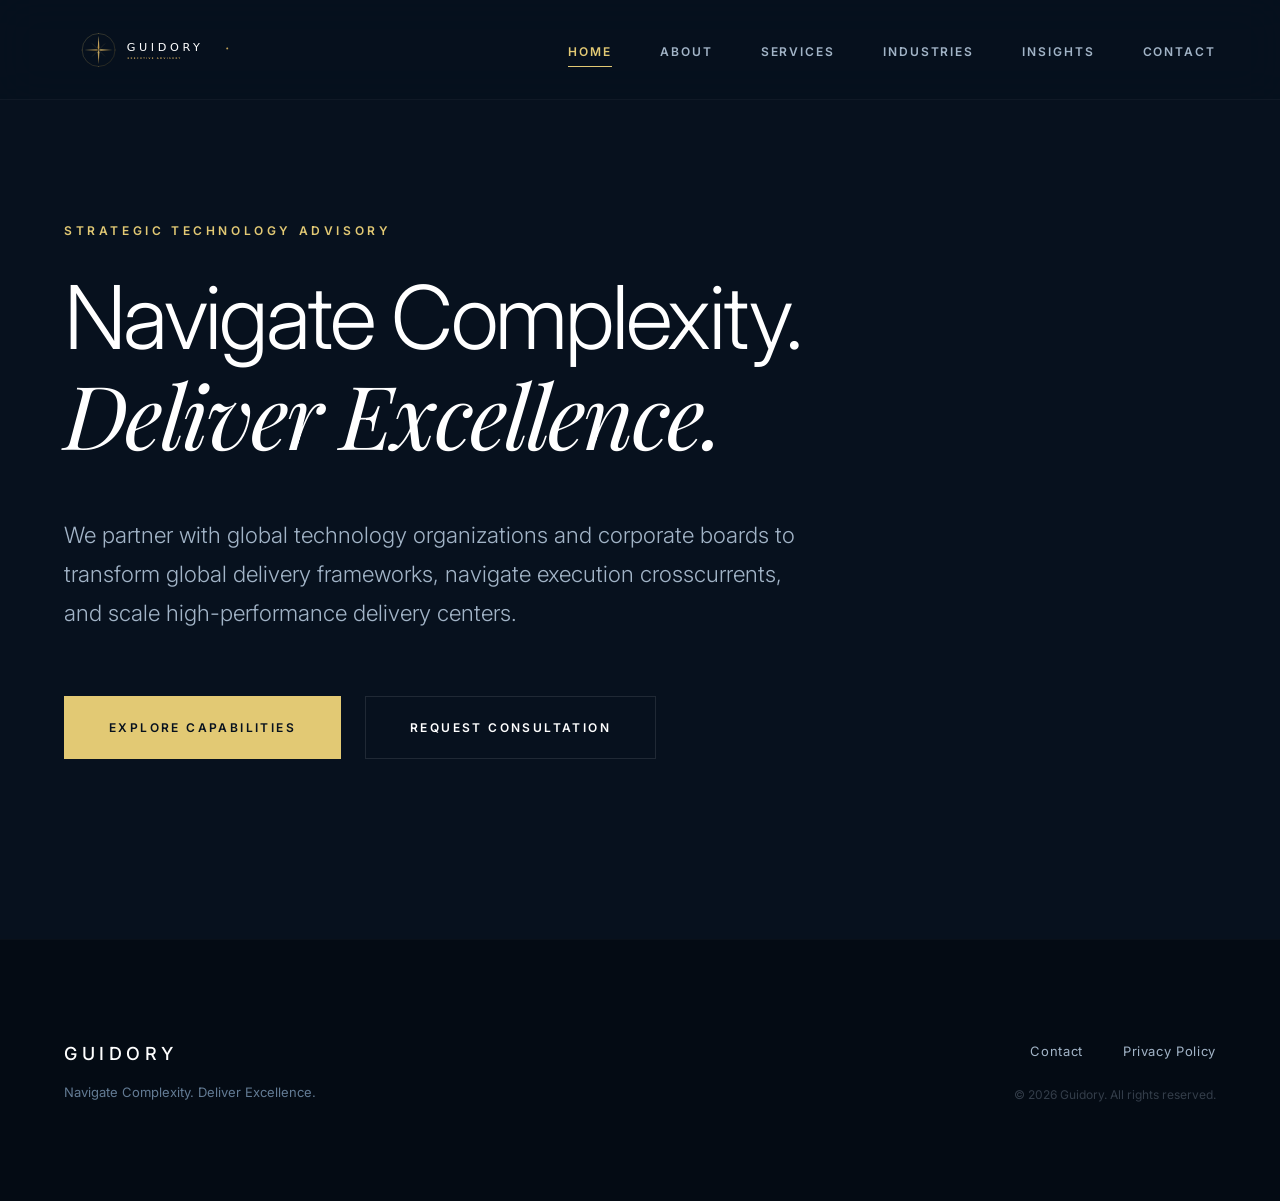
<file: index.html>
<!DOCTYPE html>
<html lang="en">
<head>
    <meta charset="UTF-8">
    <meta name="viewport" content="width=device-width, initial-scale=1.0">
    <title>Guidory | Strategic Technology Advisory & Executive Transformation</title>
    <meta name="description" content="Guidory partners with CEOs, CIOs, and enterprise technology leaders to navigate execution complexity, transform global delivery frameworks, and optimize GCC systems.">
    <meta name="robots" content="index, follow">
    <link rel="canonical" href="https://guidory.com/index.html">
    <link rel="preconnect" href="https://fonts.googleapis.com">
    <link rel="preconnect" href="https://fonts.gstatic.com" crossorigin>
    <link href="https://fonts.googleapis.com/css2?family=Inter:wght@300;400;500;600&family=Playfair+Display:ital,wght@0,400;1,400&display=swap" rel="stylesheet">
    <link rel="stylesheet" href="css/style.css">
</head>
<body>
    <a href="#main" class="skip-link">Skip to main content</a>
    <header class="site-header">
        <div class="container header-container">
            <a href="index.html" class="logo-container" aria-label="Guidory Corporate Home"><img src="assets/logo.svg" alt="Guidory Logo" class="brand-logo"></a>
            <button class="mobile-nav-toggle" aria-controls="navigation" aria-expanded="false" aria-label="Toggle Navigation Menu"><span class="hamburger"></span></button>
            <nav id="navigation" class="primary-navigation">
                <ul class="nav-list">
                    <li><a href="index.html" class="nav-link">Home</a></li>
                    <li><a href="about.html" class="nav-link">About</a></li>
                    <li><a href="services.html" class="nav-link">Services</a></li>
                    <li><a href="industries.html" class="nav-link">Industries</a></li>
                    <li><a href="insights.html" class="nav-link">Insights</a></li>
                    <li><a href="contact.html" class="nav-link">Contact</a></li>
                </ul>
            </nav>
        </div>
    </header>
    <main id="main">
        <section class="hero-section">
            <div class="container">
                <div class="hero-content">
                    <span class="section-eyebrow">Strategic Technology Advisory</span>
                    <h1 class="hero-title">Navigate Complexity.<br><span class="text-serif text-italic">Deliver Excellence.</span></h1>
                    <p class="hero-subheading">We partner with global technology organizations and corporate boards to transform global delivery frameworks, navigate execution crosscurrents, and scale high-performance delivery centers.</p>
                    <div class="hero-actions">
                        <a href="services.html" class="btn btn-primary">Explore Capabilities</a>
                        <a href="contact.html" class="btn btn-secondary">Request Consultation</a>
                    </div>
                </div>
            </div>
        </section>
    </main>
    <footer class="site-footer">
        <div class="container footer-container">
            <div><span class="footer-logo">GUIDORY</span><p class="footer-tagline">Navigate Complexity. Deliver Excellence.</p></div>
            <div class="footer-meta">
                <ul class="footer-links">
                    <li><a href="contact.html" class="footer-link">Contact</a></li>
                    <li><a href="#" class="footer-link">Privacy Policy</a></li>
                </ul>
                <p class="copyright">&copy; 2026 Guidory. All rights reserved.</p>
            </div>
        </div>
    </footer>
    <script src="js/main.js"></script>
</body>
</html>
</file>
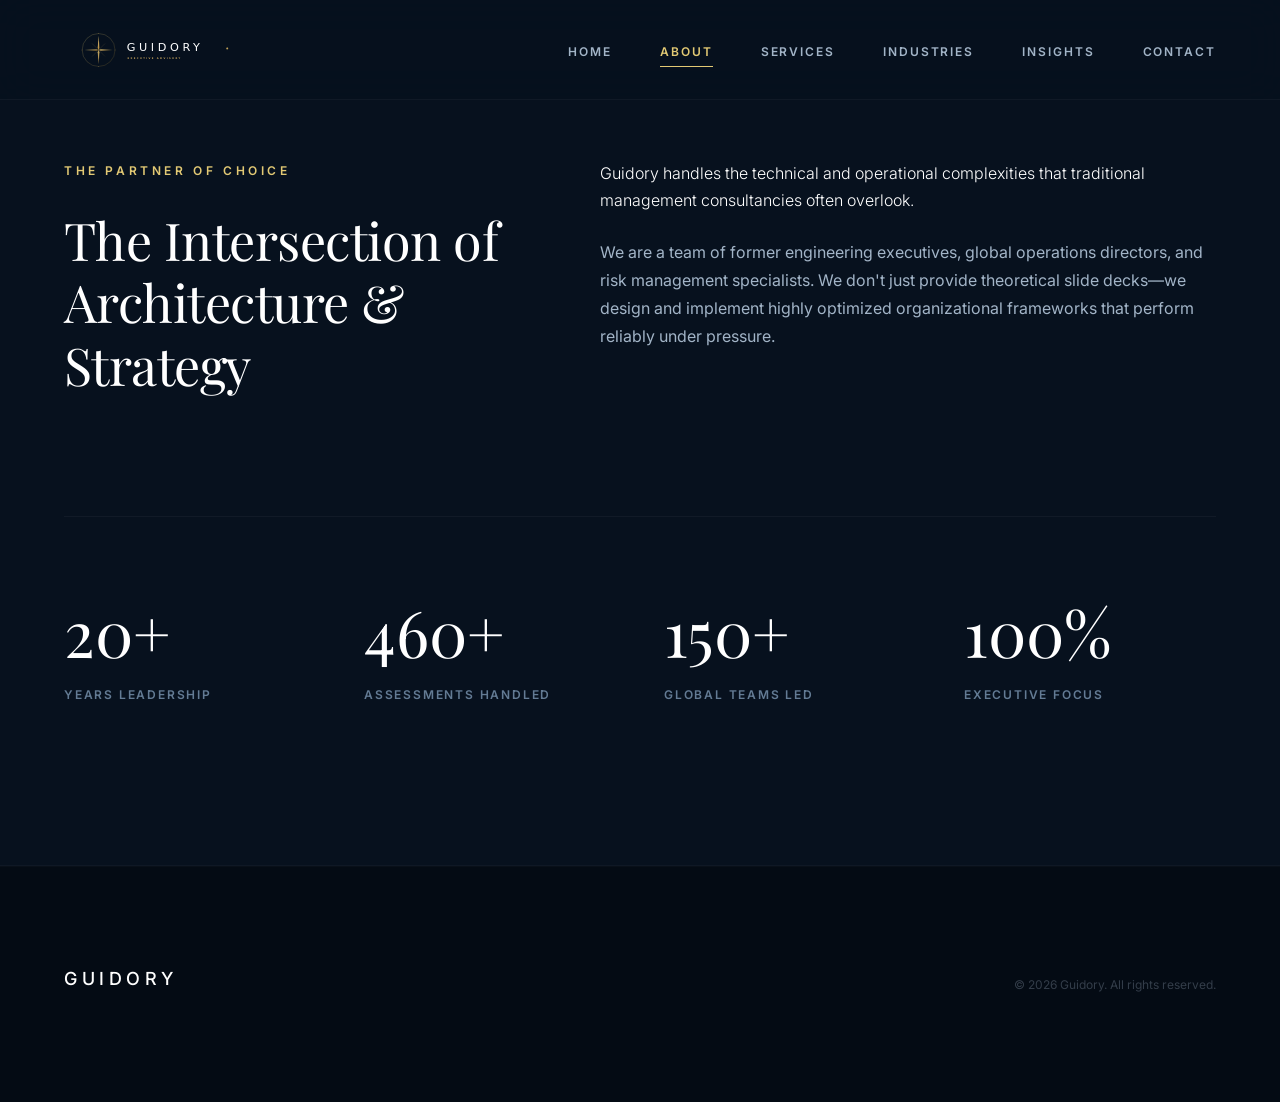
<file: about.html>
<!DOCTYPE html>
<html lang="en">
<head>
    <meta charset="UTF-8">
    <meta name="viewport" content="width=device-width, initial-scale=1.0">
    <title>About | Guidory - Enterprise Advisory Strategy</title>
    <meta name="description" content="Learn about Guidory's rigorous operational methodologies and elite engineering advisory background.">
    <link rel="preconnect" href="https://fonts.googleapis.com"><link rel="preconnect" href="https://fonts.gstatic.com" crossorigin>
    <link href="https://fonts.googleapis.com/css2?family=Inter:wght@300;400;500;600&family=Playfair+Display:ital,wght@0,400;1,400&display=swap" rel="stylesheet">
    <link rel="stylesheet" href="css/style.css">
</head>
<body>
    <header class="site-header">
        <div class="container header-container">
            <a href="index.html" class="logo-container"><img src="assets/logo.svg" alt="Guidory Logo" class="brand-logo"></a>
            <nav class="primary-navigation"><ul class="nav-list"><li><a href="index.html" class="nav-link">Home</a></li><li><a href="about.html" class="nav-link">About</a></li><li><a href="services.html" class="nav-link">Services</a></li><li><a href="industries.html" class="nav-link">Industries</a></li><li><a href="insights.html" class="nav-link">Insights</a></li><li><a href="contact.html" class="nav-link">Contact</a></li></ul></nav>
        </div>
    </header>
    <main id="main">
        <section class="section">
            <div class="container">
                <div class="section-grid">
                    <div>
                        <span class="section-eyebrow">The Partner of Choice</span>
                        <h1 class="section-title">The Intersection of Architecture & Strategy</h1>
                    </div>
                    <div class="section-content-block">
                        <p class="lead-text">Guidory handles the technical and operational complexities that traditional management consultancies often overlook.</p>
                        <p>We are a team of former engineering executives, global operations directors, and risk management specialists. We don't just provide theoretical slide decks—we design and implement highly optimized organizational frameworks that perform reliably under pressure.</p>
                    </div>
                </div>
                <div class="metrics-grid">
                    <div class="metric-card"><span class="metric-value">20+</span><span class="metric-label">Years Leadership</span></div>
                    <div class="metric-card"><span class="metric-value">460+</span><span class="metric-label">Assessments Handled</span></div>
                    <div class="metric-card"><span class="metric-value">150+</span><span class="metric-label">Global Teams Led</span></div>
                    <div class="metric-card"><span class="metric-value">100%</span><span class="metric-label">Executive Focus</span></div>
                </div>
            </div>
        </section>
    </main>
    <footer class="site-footer"><div class="container footer-container"><div><span class="footer-logo">GUIDORY</span></div><p class="copyright">&copy; 2026 Guidory. All rights reserved.</p></div></footer>
    <script src="js/main.js"></script>
</body>
</html>
</file>
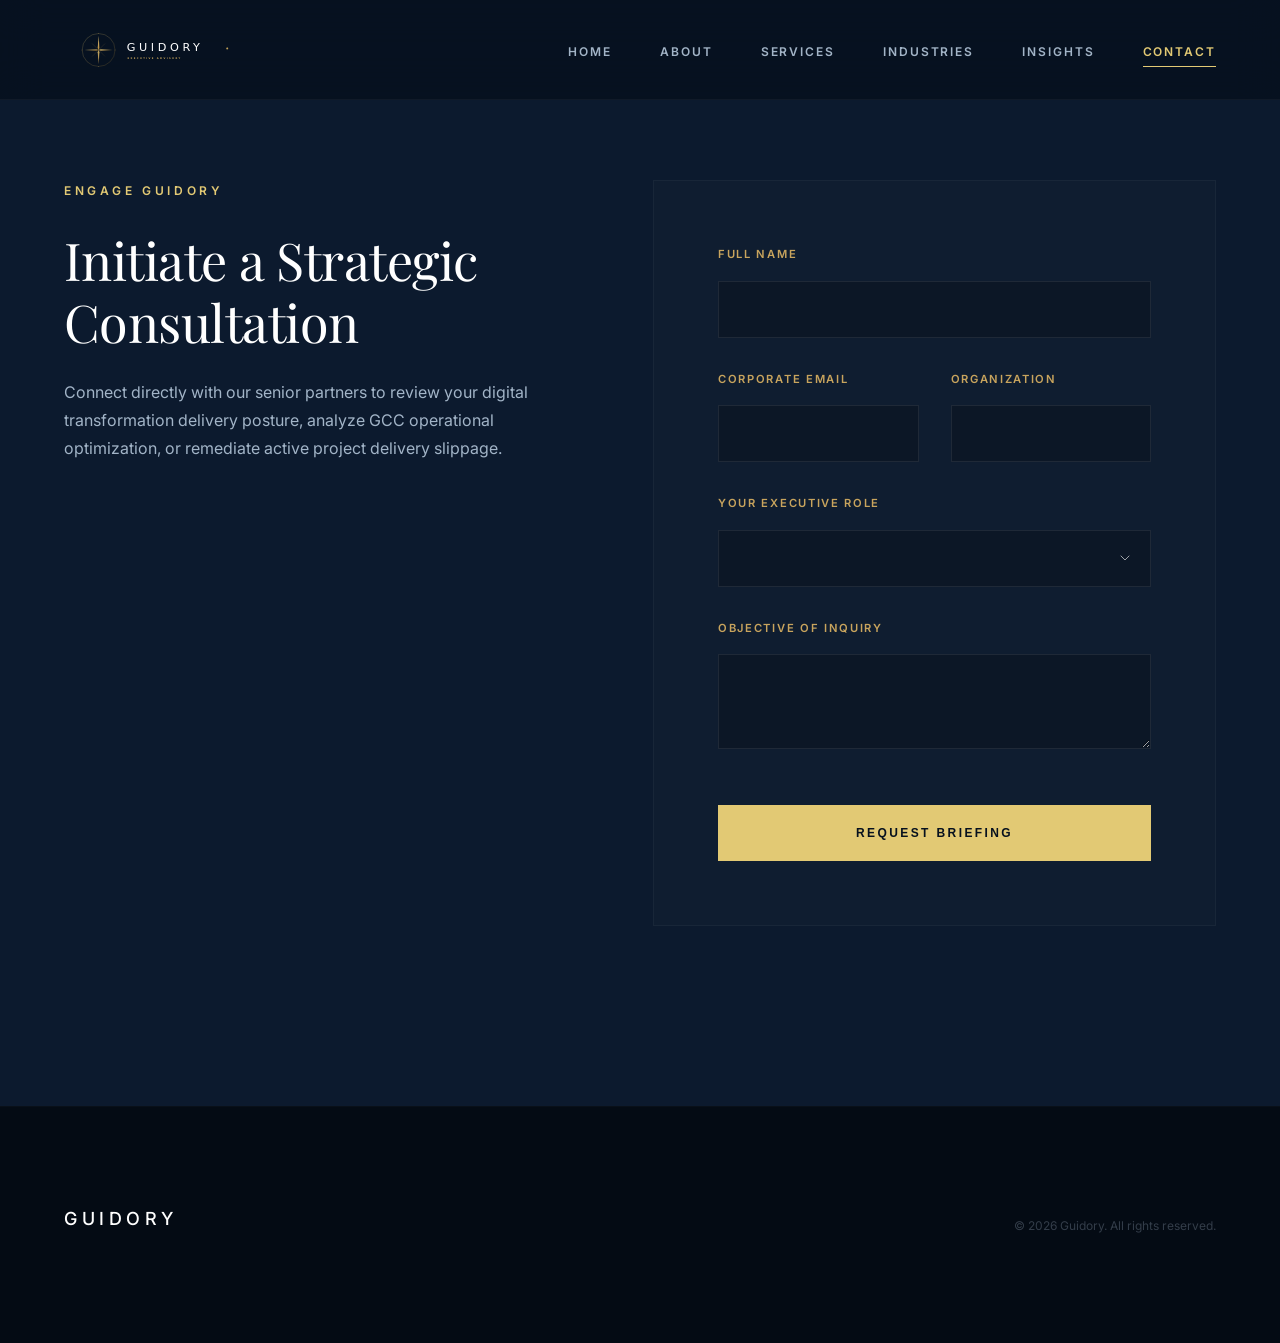
<file: contact.html>
<!DOCTYPE html>
<html lang="en">
<head>
    <meta charset="UTF-8">
    <meta name="viewport" content="width=device-width, initial-scale=1.0">
    <title>Contact | Guidory - Secure Advisory Intake</title>
    <meta name="description" content="Initiate a private engagement with Guidory's international partner network.">
    <link rel="preconnect" href="https://fonts.googleapis.com"><link rel="preconnect" href="https://fonts.gstatic.com" crossorigin>
    <link href="https://fonts.googleapis.com/css2?family=Inter:wght@300;400;500;600&family=Playfair+Display:ital,wght@0,400;1,400&display=swap" rel="stylesheet">
    <link rel="stylesheet" href="css/style.css">
</head>
<body>
    <header class="site-header">
        <div class="container header-container">
            <a href="index.html" class="logo-container"><img src="assets/logo.svg" alt="Guidory Logo" class="brand-logo"></a>
            <nav class="primary-navigation"><ul class="nav-list"><li><a href="index.html" class="nav-link">Home</a></li><li><a href="about.html" class="nav-link">About</a></li><li><a href="services.html" class="nav-link">Services</a></li><li><a href="industries.html" class="nav-link">Industries</a></li><li><a href="insights.html" class="nav-link">Insights</a></li><li><a href="contact.html" class="nav-link">Contact</a></li></ul></nav>
        </div>
    </header>
    <main id="main">
        <section class="section cta-section">
            <div class="container">
                <div class="cta-grid">
                    <div>
                        <span class="section-eyebrow text-gold">Engage Guidory</span>
                        <h1 class="section-title text-white">Initiate a Strategic Consultation</h1>
                        <p class="text-light-grey" style="margin-top:24px;">Connect directly with our senior partners to review your digital transformation delivery posture, analyze GCC operational optimization, or remediate active project delivery slippage.</p>
                    </div>
                    <div class="contact-form-container">
                        <form class="contact-form">
                            <div class="form-group"><label for="name">Full Name</label><input type="text" id="name" name="name" required autocomplete="name"></div>
                            <div class="form-row">
                                <div class="form-group"><label for="email">Corporate Email</label><input type="email" id="email" name="email" required autocomplete="email"></div>
                                <div class="form-group"><label for="company">Organization</label><input type="text" id="company" name="company" required></div>
                            </div>
                            <div class="form-group">
                                <label for="role">Your Executive Role</label>
                                <select id="role" name="role" required>
                                    <option value="" disabled selected hidden></option>
                                    <option value="ceo">CEO / Board Director</option>
                                    <option value="cio">CIO / CTO</option>
                                    <option value="gcc">GCC Managing Executive</option>
                                </select>
                            </div>
                            <div class="form-group"><label for="message">Objective of Inquiry</label><textarea id="message" name="message" rows="3" required></textarea></div>
                            <button type="submit" class="btn btn-primary">Request Briefing</button>
                        </form>
                    </div>
                </div>
            </div>
        </section>
    </main>
    <footer class="site-footer"><div class="container footer-container"><div><span class="footer-logo">GUIDORY</span></div><p class="copyright">&copy; 2026 Guidory. All rights reserved.</p></div></footer>
    <script src="js/main.js"></script>
</body>
</html>
</file>
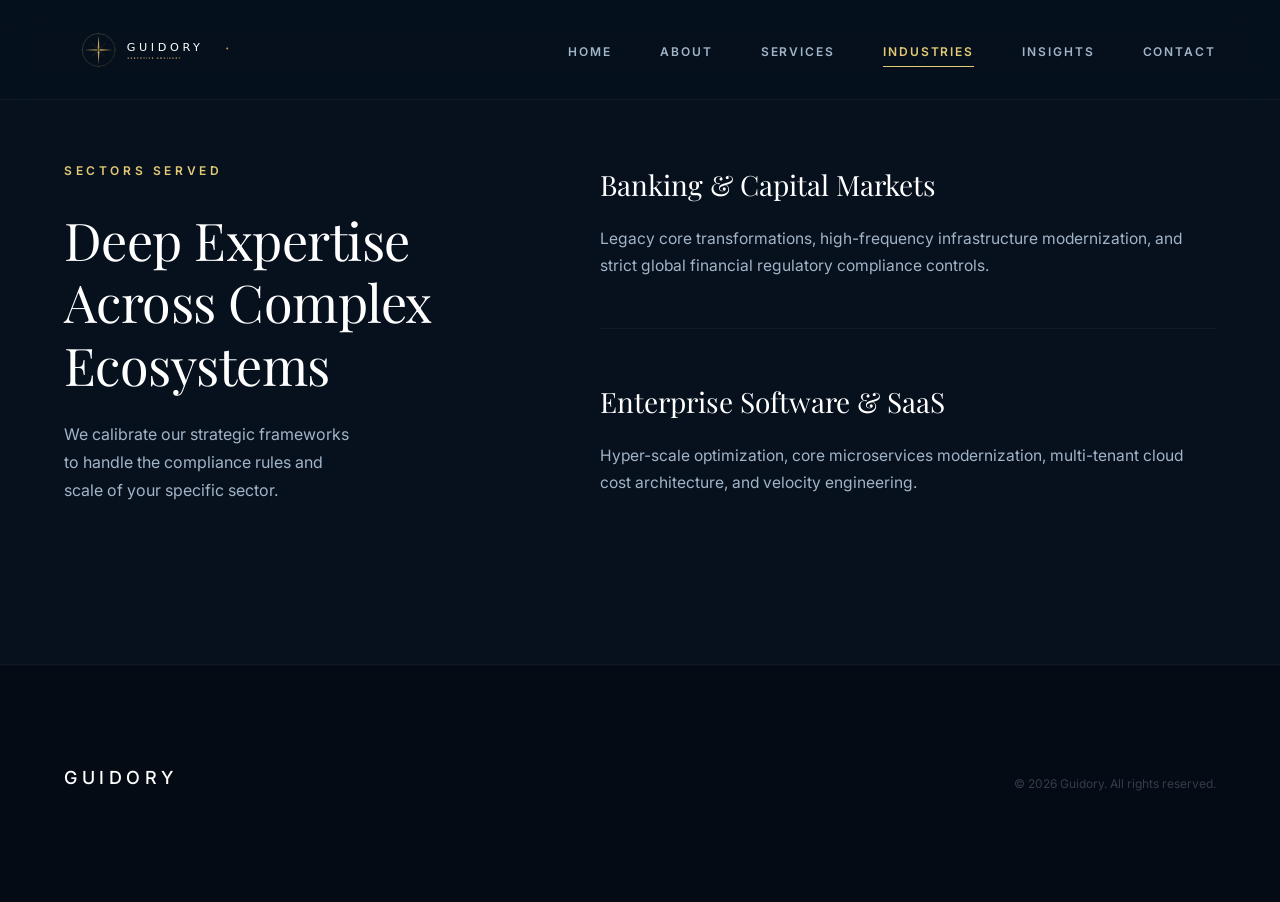
<file: industries.html>
<!DOCTYPE html>
<html lang="en">
<head>
    <meta charset="UTF-8">
    <meta name="viewport" content="width=device-width, initial-scale=1.0">
    <title>Industries | Guidory - Domain Alignment</title>
    <meta name="description" content="Discover Guidory's focused domain proficiency across highly regulated modern industries.">
    <link rel="preconnect" href="https://fonts.googleapis.com"><link rel="preconnect" href="https://fonts.gstatic.com" crossorigin>
    <link href="https://fonts.googleapis.com/css2?family=Inter:wght@300;400;500;600&family=Playfair+Display:ital,wght@0,400;1,400&display=swap" rel="stylesheet">
    <link rel="stylesheet" href="css/style.css">
</head>
<body>
    <header class="site-header">
        <div class="container header-container">
            <a href="index.html" class="logo-container"><img src="assets/logo.svg" alt="Guidory Logo" class="brand-logo"></a>
            <nav class="primary-navigation"><ul class="nav-list"><li><a href="index.html" class="nav-link">Home</a></li><li><a href="about.html" class="nav-link">About</a></li><li><a href="services.html" class="nav-link">Services</a></li><li><a href="industries.html" class="nav-link">Industries</a></li><li><a href="insights.html" class="nav-link">Insights</a></li><li><a href="contact.html" class="nav-link">Contact</a></li></ul></nav>
        </div>
    </header>
    <main id="main">
        <section class="section">
            <div class="container">
                <div class="section-grid">
                    <div>
                        <span class="section-eyebrow">Sectors Served</span>
                        <h1 class="section-title">Deep Expertise Across Complex Ecosystems</h1>
                        <p class="section-desc-aside">We calibrate our strategic frameworks to handle the compliance rules and scale of your specific sector.</p>
                    </div>
                    <div>
                        <ul class="industry-list">
                            <li><h2 class="industry-item-title">Banking & Capital Markets</h2><p>Legacy core transformations, high-frequency infrastructure modernization, and strict global financial regulatory compliance controls.</p></li>
                            <li><h2 class="industry-item-title">Enterprise Software & SaaS</h2><p>Hyper-scale optimization, core microservices modernization, multi-tenant cloud cost architecture, and velocity engineering.</p></li>
                        </ul>
                    </div>
                </div>
            </div>
        </section>
    </main>
    <footer class="site-footer"><div class="container footer-container"><div><span class="footer-logo">GUIDORY</span></div><p class="copyright">&copy; 2026 Guidory. All rights reserved.</p></div></footer>
    <script src="js/main.js"></script>
</body>
</html>
</file>
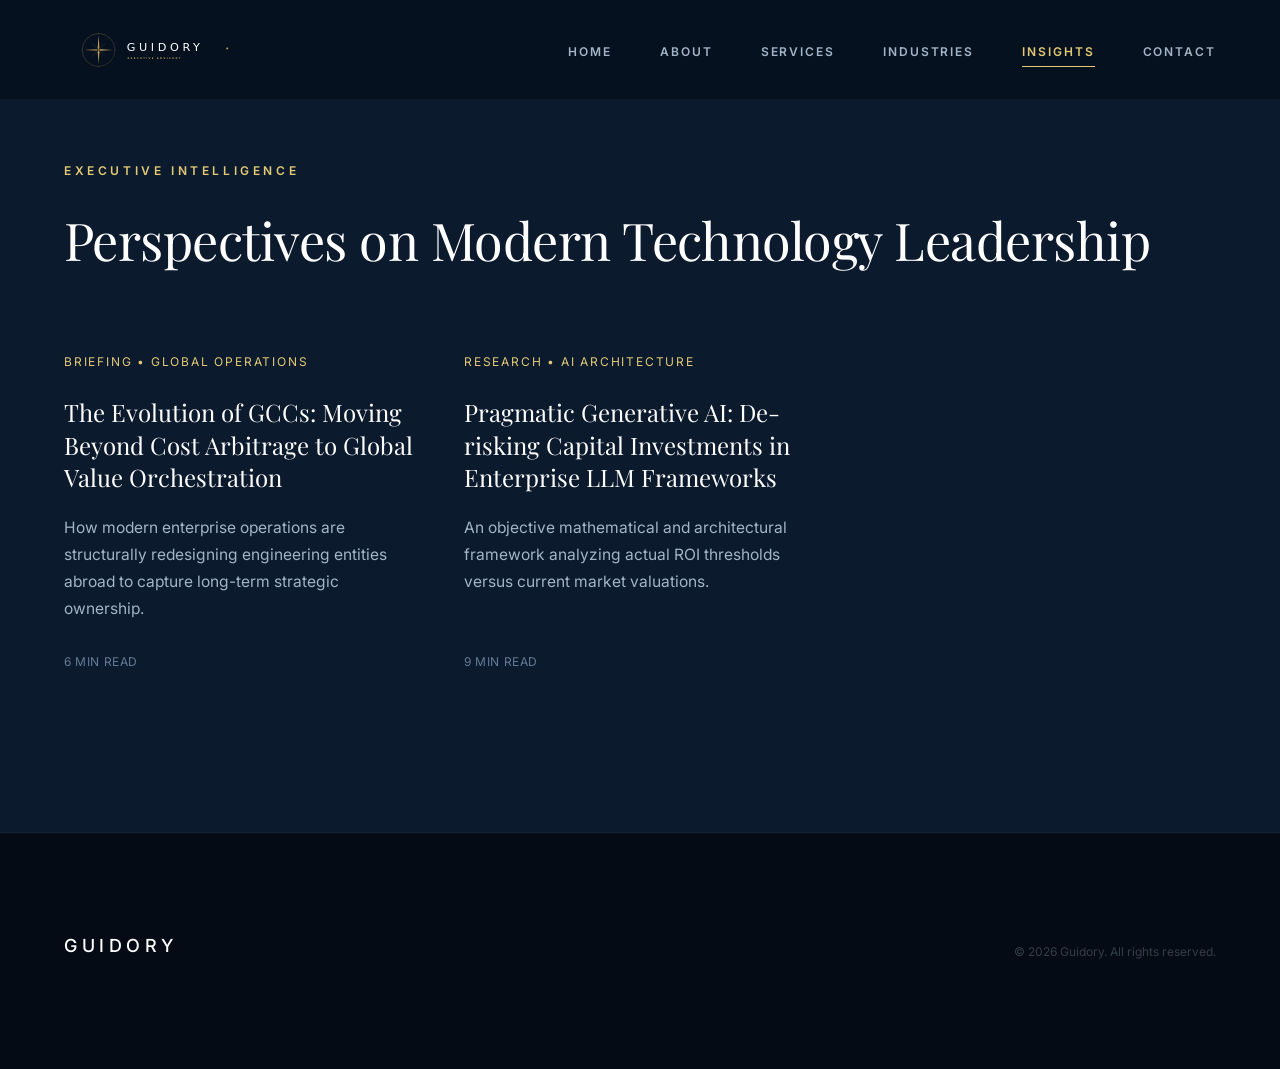
<file: insights.html>
<!DOCTYPE html>
<html lang="en">
<head>
    <meta charset="UTF-8">
    <meta name="viewport" content="width=device-width, initial-scale=1.0">
    <title>Insights | Guidory - Executive Research</title>
    <meta name="description" content="Read research, briefs, and tactical modern playbooks from Guidory's managing directors.">
    <link rel="preconnect" href="https://fonts.googleapis.com"><link rel="preconnect" href="https://fonts.gstatic.com" crossorigin>
    <link href="https://fonts.googleapis.com/css2?family=Inter:wght@300;400;500;600&family=Playfair+Display:ital,wght@0,400;1,400&display=swap" rel="stylesheet">
    <link rel="stylesheet" href="css/style.css">
</head>
<body>
    <header class="site-header">
        <div class="container header-container">
            <a href="index.html" class="logo-container"><img src="assets/logo.svg" alt="Guidory Logo" class="brand-logo"></a>
            <nav class="primary-navigation"><ul class="nav-list"><li><a href="index.html" class="nav-link">Home</a></li><li><a href="about.html" class="nav-link">About</a></li><li><a href="services.html" class="nav-link">Services</a></li><li><a href="industries.html" class="nav-link">Industries</a></li><li><a href="insights.html" class="nav-link">Insights</a></li><li><a href="contact.html" class="nav-link">Contact</a></li></ul></nav>
        </div>
    </header>
    <main id="main">
        <section class="section bg-light">
            <div class="container">
                <div class="insights-top">
                    <div>
                        <span class="section-eyebrow">Executive Intelligence</span>
                        <h1 class="section-title">Perspectives on Modern Technology Leadership</h1>
                    </div>
                </div>
                <div class="insights-grid">
                    <article class="insight-card">
                        <span class="insight-meta">Briefing • Global Operations</span>
                        <h2 class="insight-title"><a href="#">The Evolution of GCCs: Moving Beyond Cost Arbitrage to Global Value Orchestration</a></h2>
                        <p class="insight-excerpt">How modern enterprise operations are structurally redesigning engineering entities abroad to capture long-term strategic ownership.</p>
                        <span class="insight-read-time">6 min read</span>
                    </article>
                    <article class="insight-card">
                        <span class="insight-meta">Research • AI Architecture</span>
                        <h2 class="insight-title"><a href="#">Pragmatic Generative AI: De-risking Capital Investments in Enterprise LLM Frameworks</a></h2>
                        <p class="insight-excerpt">An objective mathematical and architectural framework analyzing actual ROI thresholds versus current market valuations.</p>
                        <span class="insight-read-time">9 min read</span>
                    </article>
                </div>
            </div>
        </section>
    </main>
    <footer class="site-footer"><div class="container footer-container"><div><span class="footer-logo">GUIDORY</span></div><p class="copyright">&copy; 2026 Guidory. All rights reserved.</p></div></footer>
    <script src="js/main.js"></script>
</body>
</html>
</file>
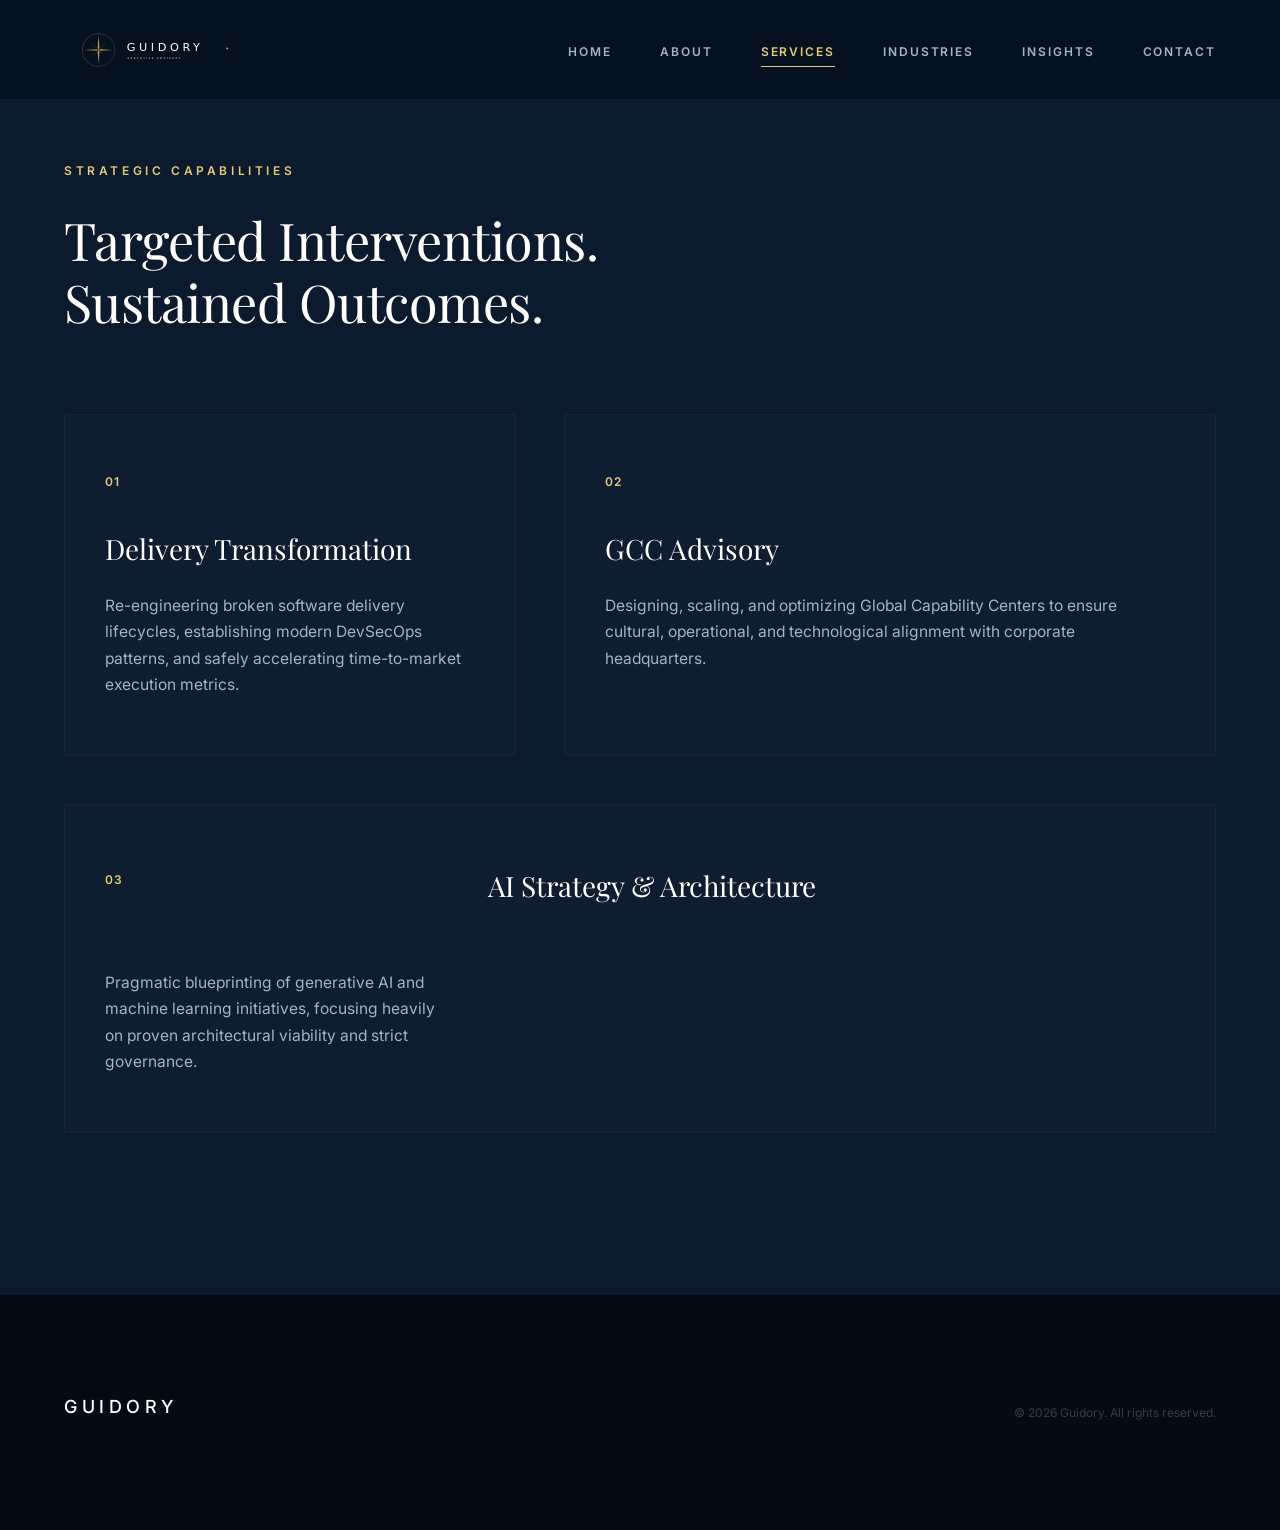
<file: services.html>
<!DOCTYPE html>
<html lang="en">
<head>
    <meta charset="UTF-8">
    <meta name="viewport" content="width=device-width, initial-scale=1.0">
    <title>Services | Guidory - Core Advisory Offerings</title>
    <meta name="description" content="Explore Guidory's core strategic pillars: Delivery transformation, GCC advisory operations, and AI architectural blueprinting.">
    <link rel="preconnect" href="https://fonts.googleapis.com"><link rel="preconnect" href="https://fonts.gstatic.com" crossorigin>
    <link href="https://fonts.googleapis.com/css2?family=Inter:wght@300;400;500;600&family=Playfair+Display:ital,wght@0,400;1,400&display=swap" rel="stylesheet">
    <link rel="stylesheet" href="css/style.css">
</head>
<body>
    <header class="site-header">
        <div class="container header-container">
            <a href="index.html" class="logo-container"><img src="assets/logo.svg" alt="Guidory Logo" class="brand-logo"></a>
            <nav class="primary-navigation"><ul class="nav-list"><li><a href="index.html" class="nav-link">Home</a></li><li><a href="about.html" class="nav-link">About</a></li><li><a href="services.html" class="nav-link">Services</a></li><li><a href="industries.html" class="nav-link">Industries</a></li><li><a href="insights.html" class="nav-link">Insights</a></li><li><a href="contact.html" class="nav-link">Contact</a></li></ul></nav>
        </div>
    </header>
    <main id="main">
        <section class="section bg-light">
            <div class="container">
                <div class="section-intro">
                    <span class="section-eyebrow">Strategic Capabilities</span>
                    <h1 class="section-title">Targeted Interventions. Sustained Outcomes.</h1>
                </div>
                <div class="services-grid">
                    <div class="service-card"><span class="service-number">01</span><h2 class="service-title">Delivery Transformation</h2><p class="service-description">Re-engineering broken software delivery lifecycles, establishing modern DevSecOps patterns, and safely accelerating time-to-market execution metrics.</p></div>
                    <div class="service-card"><span class="service-number">02</span><h2 class="service-title">GCC Advisory</h2><p class="service-description">Designing, scaling, and optimizing Global Capability Centers to ensure cultural, operational, and technological alignment with corporate headquarters.</p></div>
                    <div class="service-card"><span class="service-number">03</span><h2 class="service-title">AI Strategy & Architecture</h2><p class="service-description">Pragmatic blueprinting of generative AI and machine learning initiatives, focusing heavily on proven architectural viability and strict governance.</p></div>
                </div>
            </div>
        </section>
    </main>
    <footer class="site-footer"><div class="container footer-container"><div><span class="footer-logo">GUIDORY</span></div><p class="copyright">&copy; 2026 Guidory. All rights reserved.</p></div></footer>
    <script src="js/main.js"></script>
</body>
</html>
</file>
<file: css/style.css>
/* ==========================================================================
   1. Design System & Custom Tokens (Premium Luxury Matrix)
   ========================================================================== */
:root {
    --color-navy-dark: #07111E;
    --color-navy-mid: #0C1A2E;
    --color-gold: #E2C974;
    --color-gold-muted: #C8A45D;
    --color-white: #FFFFFF;
    --color-text-pure: #FFFFFF;
    --color-text-body: #A2B4C7;
    --color-text-dim: #637B94;
    
    --font-serif: 'Playfair Display', Georgia, serif;
    --font-sans: 'Inter', system-ui, -apple-system, sans-serif;
    
    --max-width: 1300px;
    --header-height: 100px;
    --transition-editorial: cubic-bezier(0.25, 1, 0.5, 1);
}

/* ==========================================================================
   2. Base Structural Resets
   ========================================================================== */
*, *::before, *::after {
    box-sizing: border-box;
    margin: 0;
    padding: 0;
}

html {
    scroll-behavior: smooth;
    scroll-padding-top: var(--header-height);
    background-color: var(--color-navy-dark);
    color: var(--color-text-body);
    font-family: var(--font-sans);
    font-size: 16px;
    line-height: 1.75;
    -webkit-font-smoothing: antialiased;
}

body {
    overflow-x: hidden;
    background-color: var(--color-navy-dark);
}

a {
    color: inherit;
    text-decoration: none;
    transition: all 0.4s var(--transition-editorial);
}

ul {
    list-style: none;
}

.skip-link {
    position: absolute;
    top: -100px;
    left: 40px;
    background: var(--color-gold);
    color: var(--color-navy-dark);
    padding: 12px 24px;
    font-size: 0.75rem;
    font-weight: 600;
    letter-spacing: 0.1em;
    text-transform: uppercase;
    z-index: 9999;
    transition: top 0.2s ease;
}
.skip-link:focus { top: 24px; }

/* ==========================================================================
   3. Common Reusable Layout Elements
   ========================================================================== */
.container {
    width: 100%;
    max-width: var(--max-width);
    margin: 0 auto;
    padding: 0 64px;
}

@media (max-width: 768px) {
    .container { padding: 0 24px; }
}

.section {
    padding: 160px 0;
    border-bottom: 1px solid rgba(255, 255, 255, 0.03);
}

@media (max-width: 768px) {
    .section { padding: 100px 0; }
}

.bg-light { background-color: var(--color-navy-mid); }
.text-serif { font-family: var(--font-serif); }
.text-italic { font-style: italic; }
.text-white { color: var(--color-white); }
.text-gold { color: var(--color-gold); }

.section-grid {
    display: grid;
    grid-template-columns: 5fr 7fr;
    gap: 96px;
}

@media (max-width: 992px) {
    .section-grid { grid-template-columns: 1fr; gap: 40px; }
}

.section-eyebrow {
    display: block;
    font-size: 0.75rem;
    font-weight: 600;
    text-transform: uppercase;
    letter-spacing: 0.3em;
    color: var(--color-gold);
    margin-bottom: 28px;
}

.section-title {
    font-family: var(--font-serif);
    font-size: 3.25rem;
    font-weight: 400;
    line-height: 1.2;
    color: var(--color-white);
    letter-spacing: -0.01em;
}

@media (max-width: 768px) {
    .section-title { font-size: 2.25rem; }
}

/* Typography & Layout Accents */
.lead-text {
    font-size: 1.375rem;
    font-weight: 300;
    line-height: 1.7;
    color: var(--color-white);
    margin-bottom: 32px;
}

.section-content-block p {
    margin-bottom: 24px;
    font-size: 1rem;
}
.section-content-block p:last-child { margin-bottom: 0; }

/* Precise Action Interfaces */
.btn {
    display: inline-flex;
    align-items: center;
    justify-content: center;
    gap: 12px;
    padding: 20px 44px;
    font-size: 0.75rem;
    font-weight: 600;
    letter-spacing: 0.2em;
    text-transform: uppercase;
    cursor: pointer;
    border: 1px solid transparent;
    transition: all 0.4s var(--transition-editorial);
}

.btn-primary {
    background-color: var(--color-gold);
    color: var(--color-navy-dark);
}
.btn-primary:hover {
    background-color: var(--color-white);
    color: var(--color-navy-dark);
}

.btn-secondary {
    background-color: transparent;
    color: var(--color-white);
    border-color: rgba(255, 255, 255, 0.1);
}
.btn-secondary:hover {
    border-color: var(--color-white);
}

.btn-sm {
    padding: 12px 24px;
    font-size: 0.6875rem;
    letter-spacing: 0.15em;
}

/* ==========================================================================
   4. Shell Architecture (Header & Navigation)
   ========================================================================== */
.site-header {
    position: fixed;
    top: 0;
    left: 0;
    width: 100%;
    height: var(--header-height);
    background-color: rgba(7, 17, 30, 0.85);
    backdrop-filter: blur(20px);
    -webkit-backdrop-filter: blur(20px);
    z-index: 1000;
}

.header-container {
    display: flex;
    align-items: center;
    justify-content: space-between;
    height: 100%;
    border-bottom: 1px solid rgba(255, 255, 255, 0.04);
}

.logo-container {
    display: flex;
    align-items: center;
    height: 100%;
}

.brand-logo {
    height: 52px;
    width: auto;
}

.nav-list {
    display: flex;
    align-items: center;
    gap: 48px;
}

.nav-link {
    font-size: 0.75rem;
    font-weight: 600;
    text-transform: uppercase;
    letter-spacing: 0.16em;
    color: var(--color-text-body);
    padding: 8px 0;
    position: relative;
}

.nav-link::after {
    content: '';
    position: absolute;
    bottom: 0;
    left: 0;
    width: 0;
    height: 1px;
    background-color: var(--color-gold);
    transition: width 0.4s var(--transition-editorial);
}

.nav-link:hover::after,
.nav-link.active::after {
    width: 100%;
}

.nav-link:hover,
.nav-link.active {
    color: var(--color-gold);
}

.mobile-nav-toggle { display: none; }

@media (max-width: 992px) {
    .mobile-nav-toggle {
        display: block;
        background: none;
        border: none;
        cursor: pointer;
        padding: 8px;
        z-index: 1100;
    }
    .hamburger {
        display: block;
        width: 20px;
        height: 1px;
        background-color: var(--color-white);
        position: relative;
    }
    .hamburger::before, .hamburger::after {
        content: '';
        position: absolute;
        width: 20px;
        height: 1px;
        background-color: var(--color-white);
        left: 0;
        transition: transform 0.3s var(--transition-editorial), top 0.3s var(--transition-editorial);
    }
    .hamburger::before { top: -6px; }
    .hamburger::after { top: 6px; }

    .primary-navigation {
        position: fixed;
        top: 0;
        right: -100%;
        width: 100%;
        max-width: 360px;
        height: 100vh;
        background-color: var(--color-navy-mid);
        padding: 140px 48px 48px 48px;
        box-shadow: -20px 0 60px rgba(0,0,0,0.2);
        transition: right 0.5s var(--transition-editorial);
    }
    .primary-navigation.open { right: 0; }
    .nav-list { flex-direction: column; align-items: flex-start; gap: 32px; }
    .nav-link { font-size: 1rem; text-transform: none; letter-spacing: 0; }
    .nav-cta-item { width: 100%; margin-top: 16px; }
    
    .mobile-nav-toggle[aria-expanded="true"] .hamburger { background-color: transparent; }
    .mobile-nav-toggle[aria-expanded="true"] .hamburger::before { top: 0; transform: rotate(45deg); }
    .mobile-nav-toggle[aria-expanded="true"] .hamburger::after { top: 0; transform: rotate(-45deg); }
}

/* ==========================================================================
   5. Hero Display Contexts
   ========================================================================== */
.hero-section {
    padding-top: calc(var(--header-height) + 120px);
    padding-bottom: 180px;
    min-height: 85vh;
    display: flex;
    align-items: center;
}

.hero-content { max-width: 960px; }

.hero-title {
    font-family: var(--font-sans);
    font-weight: 300;
    font-size: 5.5rem;
    line-height: 1.1;
    color: var(--color-white);
    letter-spacing: -0.03em;
    margin-bottom: 48px;
}

@media (max-width: 768px) {
    .hero-title { font-size: 3.25rem; }
}

.hero-subheading {
    font-size: 1.4rem;
    font-weight: 300;
    line-height: 1.75;
    color: var(--color-text-body);
    margin-bottom: 64px;
    max-width: 760px;
}

.hero-actions {
    display: flex;
    flex-wrap: wrap;
    gap: 24px;
    align-items: center;
}

/* ==========================================================================
   6. Custom Performance Metrics Component
   ========================================================================== */
.metrics-grid {
    display: grid;
    grid-template-columns: repeat(4, 1fr);
    gap: 48px;
    margin-top: 120px;
    padding-top: 80px;
    border-top: 1px solid rgba(255, 255, 255, 0.04);
}

@media (max-width: 992px) {
    .metrics-grid { grid-template-columns: repeat(2, 1fr); gap: 48px 32px; }
}
@media (max-width: 480px) {
    .metrics-grid { grid-template-columns: 1fr; }
}

.metric-card { display: flex; flex-direction: column; }

.metric-value {
    font-family: var(--font-serif);
    font-size: 4rem;
    font-weight: 400;
    color: var(--color-white);
    line-height: 1.1;
    margin-bottom: 16px;
}

.metric-label {
    font-size: 0.75rem;
    text-transform: uppercase;
    letter-spacing: 0.15em;
    color: var(--color-text-dim);
    font-weight: 600;
}

/* ==========================================================================
   7. Asymmetric Services & Capability Grid Architecture
   ========================================================================== */
.section-intro {
    margin-bottom: 80px;
    max-width: 720px;
}

.services-grid {
    display: grid;
    grid-template-columns: repeat(12, 1fr);
    gap: 48px;
}

@media (max-width: 992px) {
    .services-grid { display: flex; flex-direction: column; gap: 32px; }
}

.service-card {
    grid-column: span 4;
    background: rgba(255, 255, 255, 0.01);
    border: 1px solid rgba(255, 255, 255, 0.03);
    padding: 56px 40px;
    transition: all 0.5s var(--transition-editorial);
}

/* McKinsey Strategic Visual Variance Formula */
.service-card:nth-child(3n+1) { grid-column: span 5; }
.service-card:nth-child(3n+2) { grid-column: span 7; }
.service-card:nth-child(3n+3) { 
    grid-column: span 12; 
    display: grid; 
    grid-template-columns: 1fr 2fr; 
    gap: 40px; 
    align-items: center; 
}

@media (max-width: 992px) {
    .service-card:nth-child(3n+1),
    .service-card:nth-child(3n+2),
    .service-card:nth-child(3n+3) {
        display: block;
        padding: 40px 28px;
    }
}

.service-card:hover {
    background: rgba(255, 255, 255, 0.02);
    border-color: var(--color-gold-muted);
    transform: translateY(-4px);
}

.service-number {
    display: block;
    font-size: 0.75rem;
    font-weight: 600;
    color: var(--color-gold);
    letter-spacing: 0.1em;
    margin-bottom: 32px;
}

.service-title {
    font-family: var(--font-serif);
    font-size: 1.75rem;
    font-weight: 400;
    color: var(--color-white);
    margin-bottom: 20px;
}

.service-description {
    font-size: 0.975rem;
    color: var(--color-text-body);
    line-height: 1.7;
}

/* ==========================================================================
   8. Industries Matrix Component
   ========================================================================== */
.section-desc-aside {
    margin-top: 24px;
    color: var(--color-text-body);
    font-size: 1rem;
    max-width: 300px;
}

.industry-list li {
    padding: 48px 0;
    border-bottom: 1px solid rgba(255, 255, 255, 0.04);
}
.industry-list li:first-child { padding-top: 0; }
.industry-list li:last-child { border-bottom: none; padding-bottom: 0; }

.industry-item-title {
    font-family: var(--font-serif);
    font-size: 1.75rem;
    font-weight: 400;
    color: var(--color-white);
    margin-bottom: 16px;
}

.industry-list p {
    color: var(--color-text-body);
    font-size: 0.975rem;
    max-width: 640px;
}

/* ==========================================================================
   9. Editorial Insight Structures
   ========================================================================== */
.insights-top {
    display: flex;
    justify-content: space-between;
    align-items: flex-end;
    margin-bottom: 80px;
}

.text-link {
    font-size: 0.75rem;
    text-transform: uppercase;
    letter-spacing: 0.15em;
    font-weight: 600;
    color: var(--color-white);
    display: inline-flex;
    align-items: center;
    border-bottom: 1px solid rgba(255, 255, 255, 0.2);
    padding-bottom: 6px;
}
.text-link:hover {
    color: var(--color-gold);
    border-bottom-color: var(--color-gold);
}

.insights-grid {
    display: grid;
    grid-template-columns: repeat(3, 1fr);
    gap: 48px;
}

@media (max-width: 992px) {
    .insights-grid { grid-template-columns: 1fr; gap: 56px; }
}

.insight-card { display: flex; flex-direction: column; }

.insight-meta {
    font-size: 0.75rem;
    text-transform: uppercase;
    letter-spacing: 0.15em;
    color: var(--color-gold);
    margin-bottom: 24px;
}

.insight-title {
    font-family: var(--font-serif);
    font-size: 1.5rem;
    font-weight: 400;
    line-height: 1.35;
    color: var(--color-white);
    margin-bottom: 20px;
}
.insight-title a:hover { color: var(--color-gold); }

.insight-excerpt {
    font-size: 0.975rem;
    color: var(--color-text-body);
    margin-bottom: 28px;
    flex-grow: 1;
}

.insight-read-time {
    font-size: 0.75rem;
    color: var(--color-text-dim);
    text-transform: uppercase;
    letter-spacing: 0.05em;
}

/* ==========================================================================
   10. Custom Accessible Form Control (Frictionless Executive Intake)
   ========================================================================== */
.cta-section {
    background-color: var(--color-navy-mid);
    border-bottom: none;
    padding: 180px 0;
}

.cta-grid {
    display: grid;
    grid-template-columns: 5fr 6fr;
    gap: 120px;
    align-items: flex-start;
}

@media (max-width: 992px) {
    .cta-grid { grid-template-columns: 1fr; gap: 80px; }
}

.contact-details {
    margin-top: 56px;
    padding-top: 48px;
    border-top: 1px solid rgba(255, 255, 255, 0.04);
}

.contact-line {
    font-size: 0.9375rem;
    color: var(--color-white);
    margin-bottom: 20px;
}

.label-dim {
    color: var(--color-text-dim);
    margin-right: 12px;
}

.contact-form-container {
    background: rgba(255, 255, 255, 0.01);
    border: 1px solid rgba(255, 255, 255, 0.04);
    padding: 64px;
}

@media (max-width: 640px) {
    .contact-form-container { padding: 32px 24px; }
}

.contact-form .form-group {
    margin-bottom: 32px;
}

.contact-form .form-row {
    display: grid;
    grid-template-columns: 1fr 1fr;
    gap: 32px;
}

@media (max-width: 640px) {
    .contact-form .form-row { grid-template-columns: 1fr; gap: 0; }
}

.contact-form label {
    display: block;
    font-size: 0.7rem;
    font-weight: 600;
    text-transform: uppercase;
    letter-spacing: 0.15em;
    color: var(--color-gold-muted);
    margin-bottom: 16px;
}

.contact-form input[type="text"],
.contact-form input[type="email"],
.contact-form select,
.contact-form textarea {
    width: 100%;
    padding: 18px 20px;
    border: 1px solid rgba(255, 255, 255, 0.08);
    font-family: var(--font-sans);
    font-size: 0.95rem;
    color: var(--color-white);
    background-color: rgba(0, 0, 0, 0.2);
    border-radius: 0;
    outline: none;
    transition: all 0.4s var(--transition-editorial);
}

.contact-form input:focus,
.contact-form select:focus,
.contact-form textarea:focus {
    border-color: var(--color-gold);
    background-color: rgba(0, 0, 0, 0.4);
}

.contact-form select {
    appearance: none;
    background-image: url("data:image/svg+xml;utf8,<svg xmlns='http://www.w3.org/2000/svg' width='10' height='6' viewBox='0 0 10 6' fill='none'><path d='M1 1L5 5L9 1' stroke='white' stroke-opacity='0.6' stroke-width='1' stroke-linecap='round' stroke-linejoin='round'/></svg>");
    background-repeat: no-repeat;
    background-position: right 20px center;
}

.contact-form option {
    background-color: var(--color-navy-mid);
    color: var(--color-white);
}

.contact-form .btn-primary {
    margin-top: 16px;
    width: 100%;
}

/* ==========================================================================
   11. Footer Shell Components
   ========================================================================== */
.site-footer {
    background-color: #040B14;
    padding: 96px 0;
    color: var(--color-text-dim);
    border-top: 1px solid rgba(255, 255, 255, 0.02);
}

.footer-container {
    display: flex;
    justify-content: space-between;
    align-items: center;
}

@media (max-width: 768px) {
    .footer-container { flex-direction: column; align-items: flex-start; gap: 48px; }
}

.footer-logo {
    font-family: var(--font-sans);
    font-weight: 500;
    font-size: 1.125rem;
    letter-spacing: 0.25em;
    color: var(--color-white);
    display: block;
    margin-bottom: 12px;
}

.footer-tagline {
    font-size: 0.8125rem;
    color: var(--color-text-dim);
}

.footer-meta {
    display: flex;
    flex-direction: column;
    align-items: flex-end;
}

@media (max-width: 768px) {
    .footer-meta { align-items: flex-start; }
}

.footer-links {
    display: flex;
    gap: 40px;
    margin-bottom: 20px;
}

.footer-link {
    font-size: 0.8125rem;
    letter-spacing: 0.05em;
    color: var(--color-text-body);
}
.footer-link:hover { color: var(--color-gold); }

.copyright {
    font-size: 0.75rem;
    color: rgba(162, 180, 199, 0.3);
}
</file>
